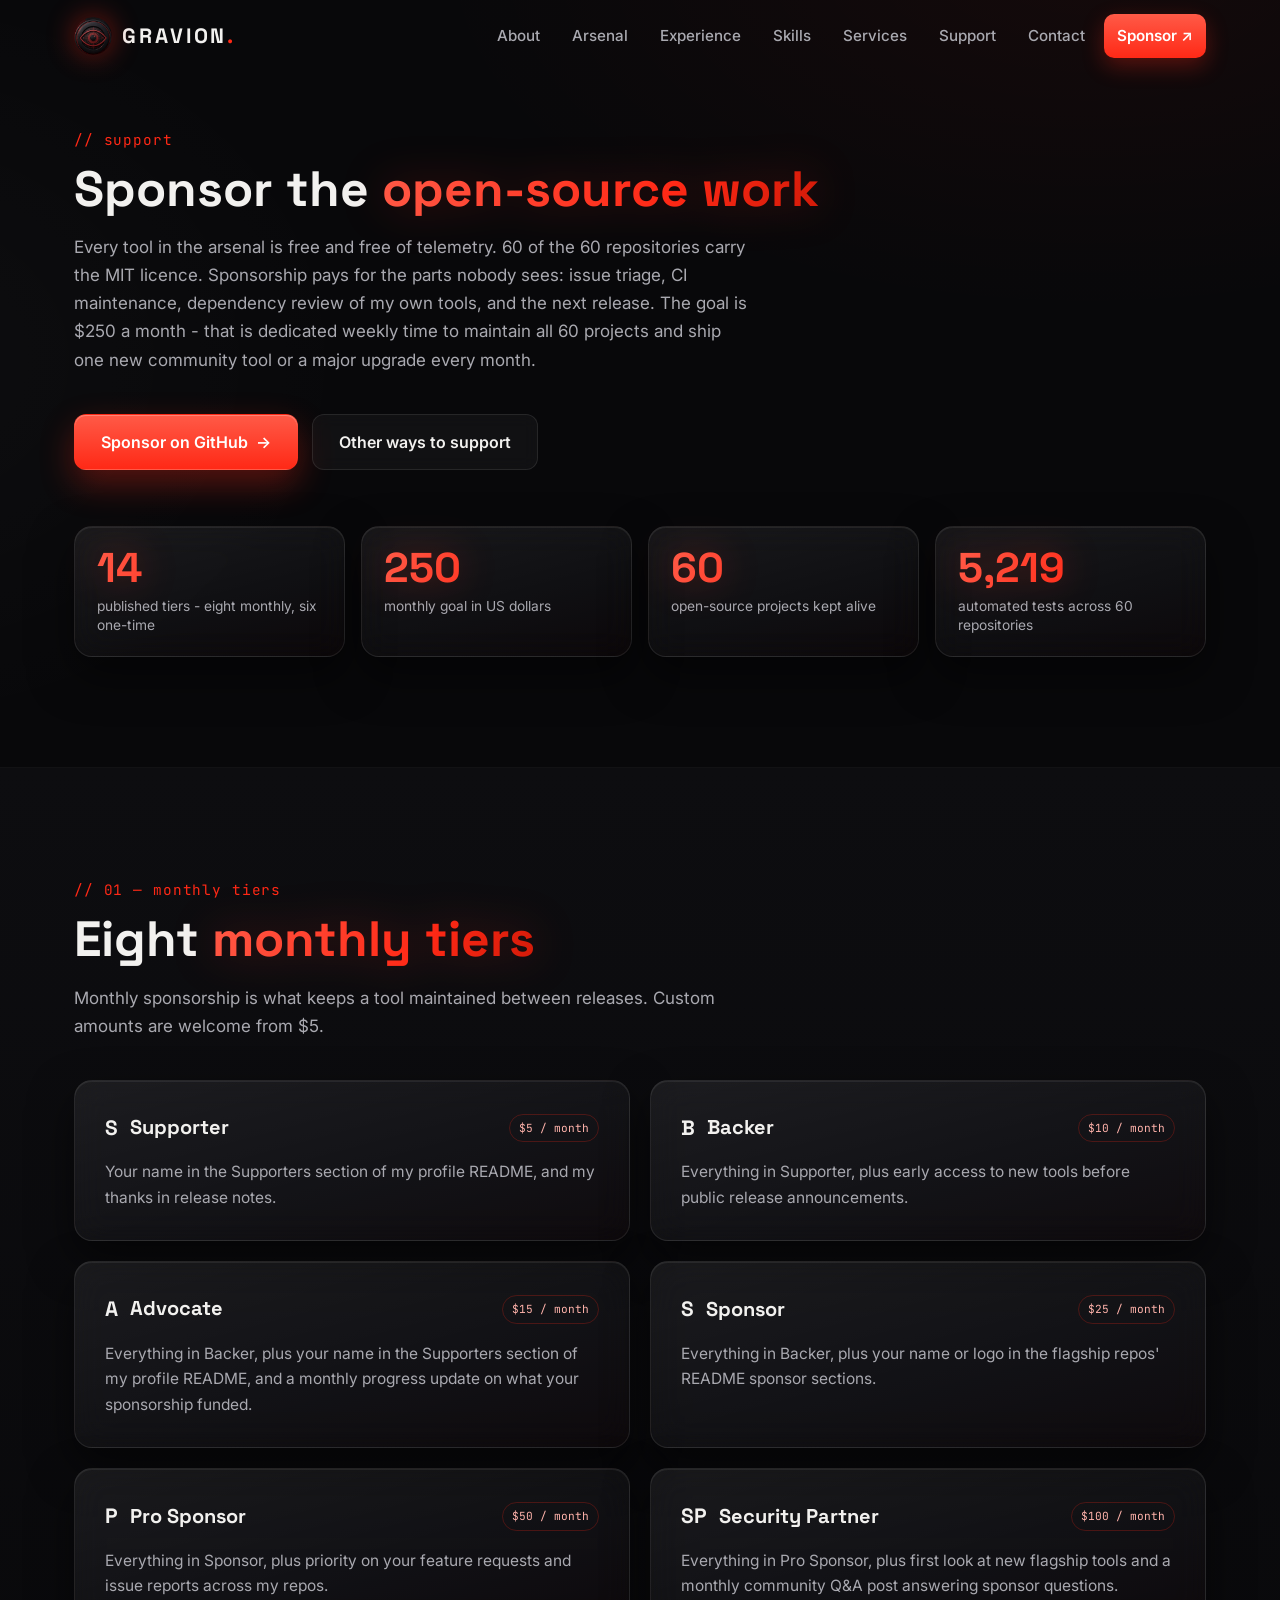
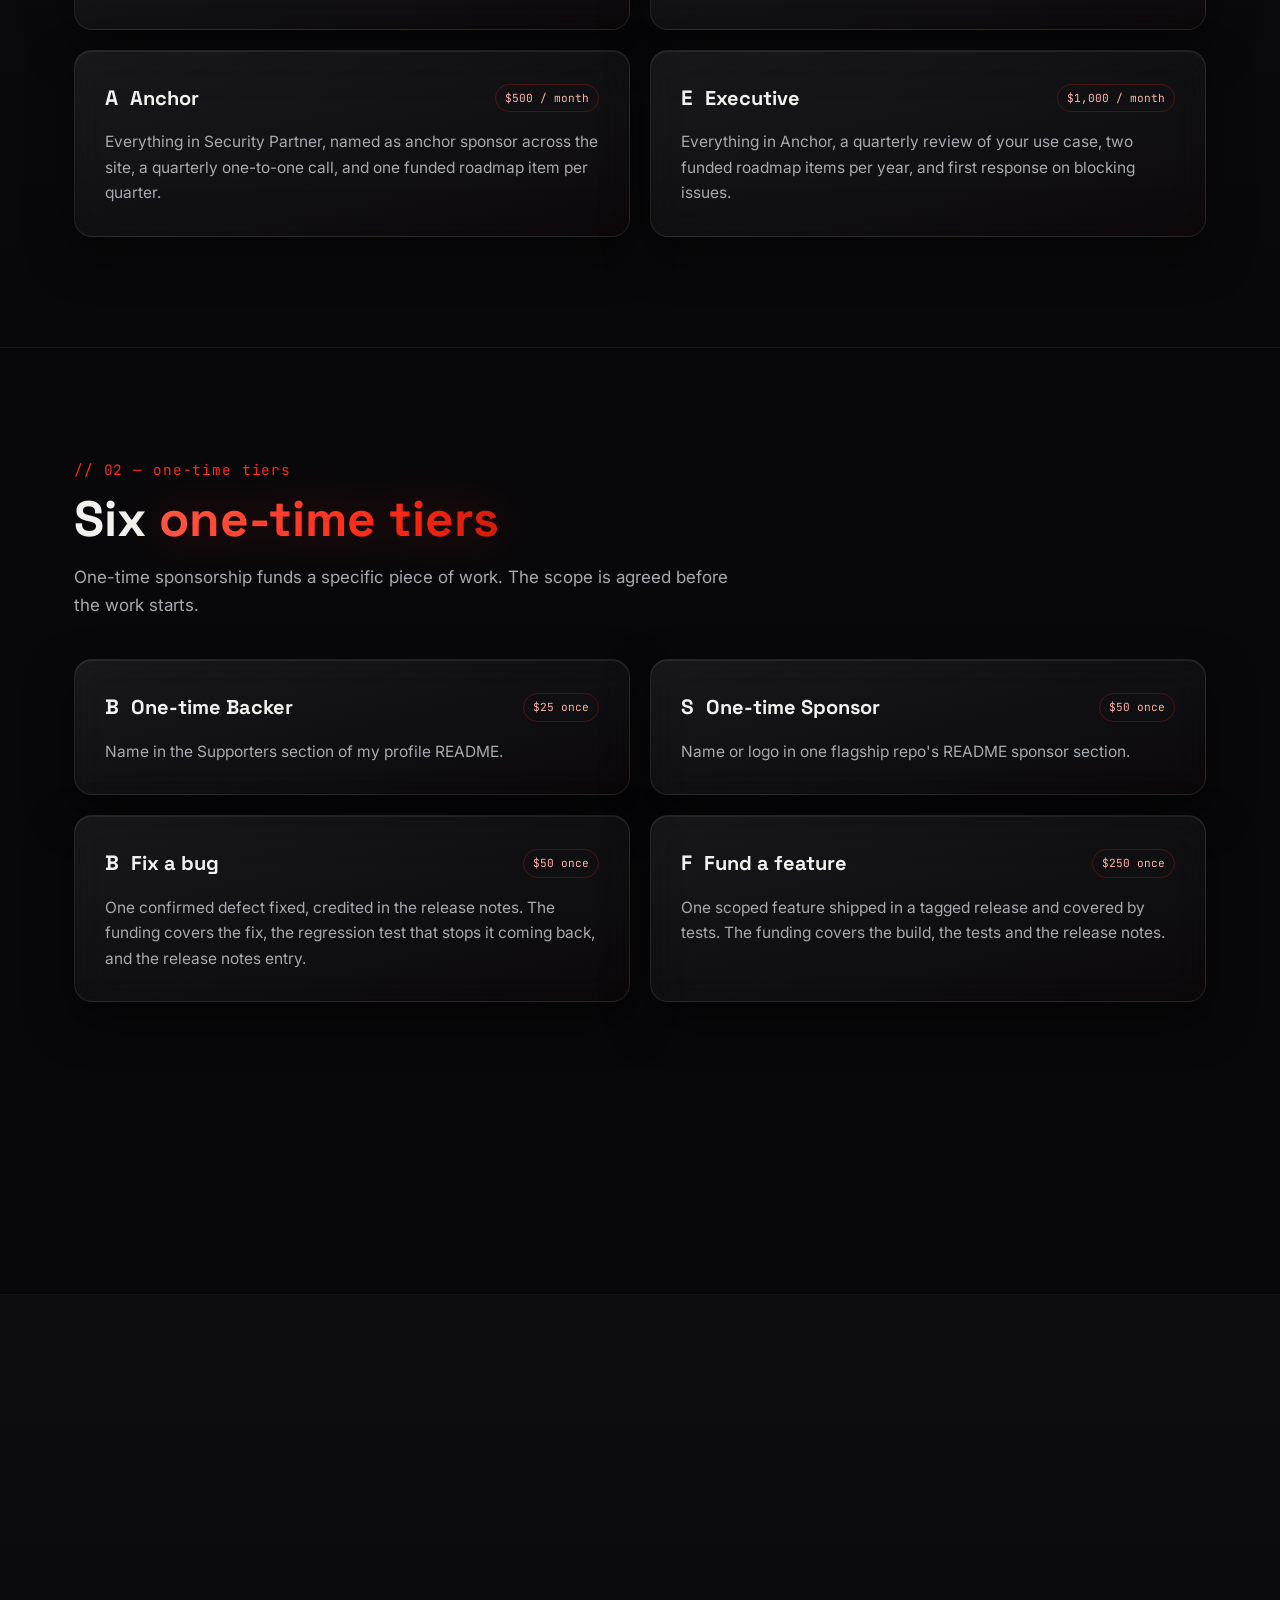
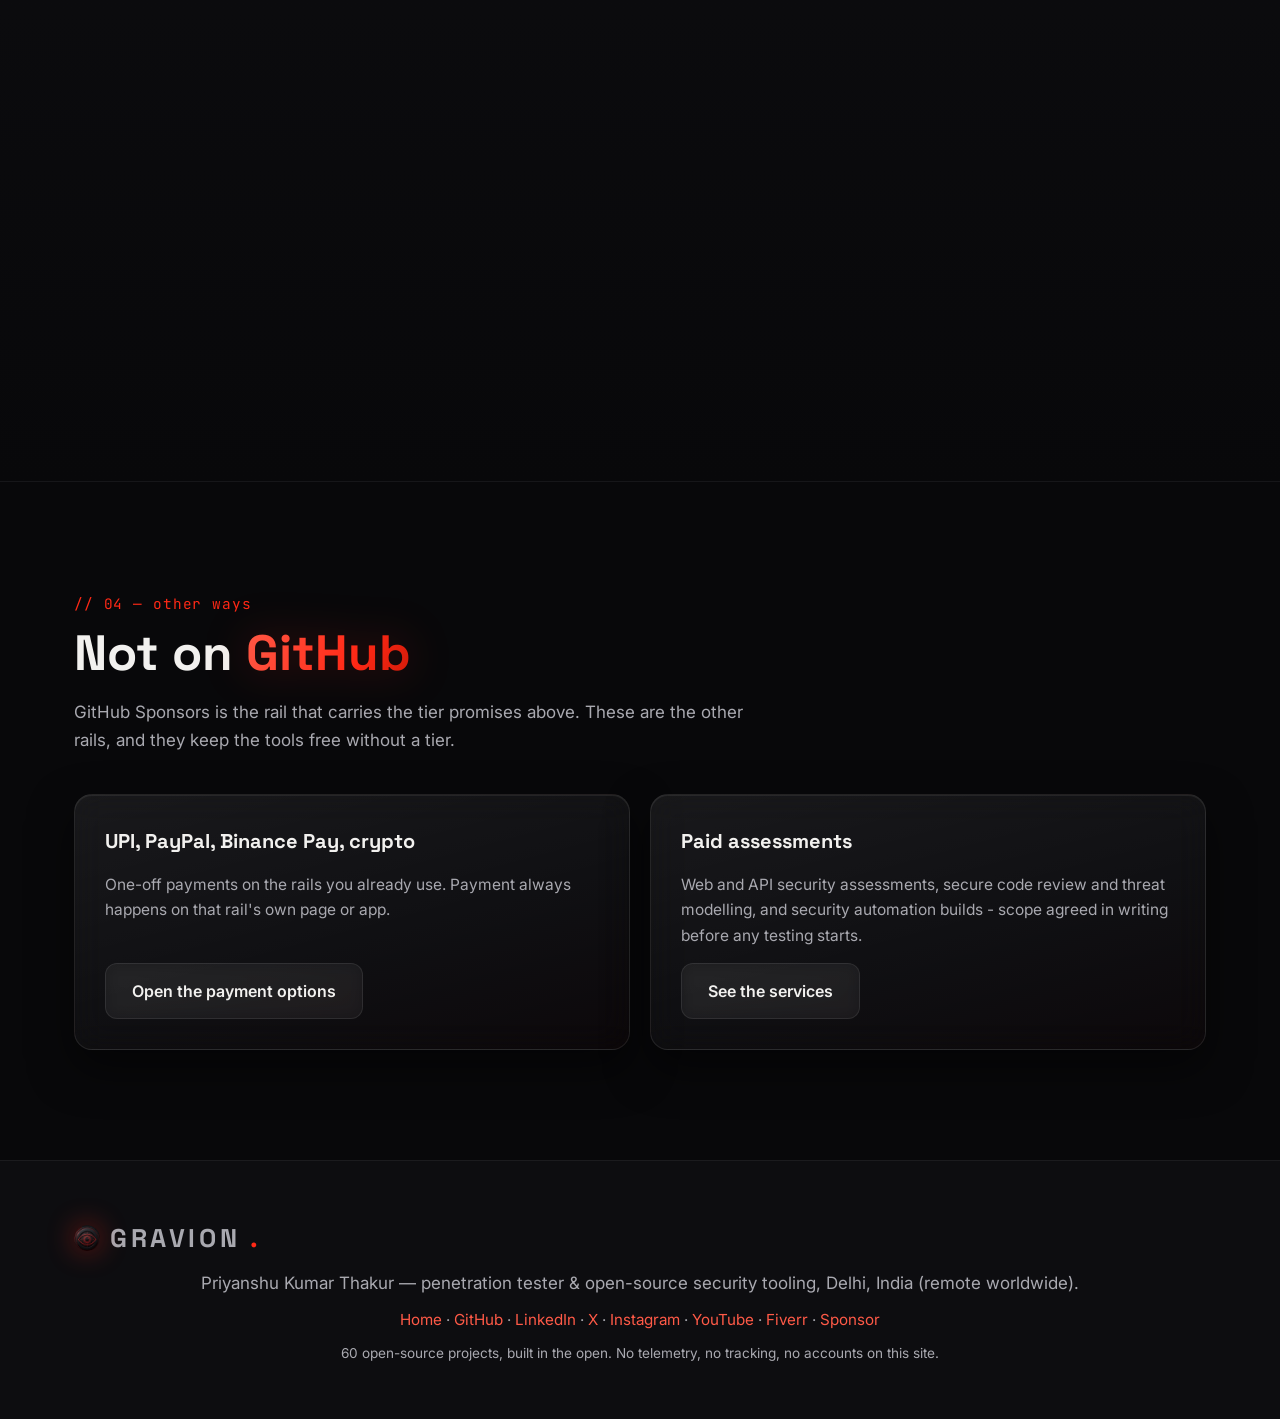
<file: site/support.html>
<!DOCTYPE html>
<html lang="en">
<head>
<meta charset="utf-8">
<meta name="viewport" content="width=device-width, initial-scale=1">
<title>Support the open-source work — GRAVION</title>
<meta name="description" content="Sponsor the open-source projects by Priyanshu Kumar Thakur: eight monthly tiers from $5, six one-time tiers, and a $250 monthly goal. All 60 projects stay free and free of telemetry.">
<meta name="color-scheme" content="dark">
<meta name="theme-color" content="#08080a">
<meta property="og:title" content="Support the open-source work — GRAVION">
<meta property="og:description" content="Eight monthly tiers from $5, six one-time tiers, and a $250 monthly goal. All 60 projects stay free and free of telemetry.">
<meta property="og:type" content="website">
<meta property="og:url" content="https://gravion-ux.github.io/portfolio/support.html">
<link rel="icon" href="favicon.ico?v=eye3" type="image/x-icon" sizes="48x48">
<link rel="icon" href="assets/favicon.png?v=eye3" type="image/png" sizes="512x512">
<link rel="icon" href="assets/favicon-32.png?v=eye3" type="image/png" sizes="32x32">
<link rel="apple-touch-icon" href="assets/apple-touch-icon.png?v=eye3">
<link rel="preconnect" href="https://fonts.googleapis.com">
<link rel="preconnect" href="https://fonts.gstatic.com" crossorigin>
<link href="https://fonts.googleapis.com/css2?family=Space+Grotesk:wght@500;600;700&family=Inter:wght@400;500;600&family=JetBrains+Mono:wght@400;600&display=swap" rel="stylesheet">
<link rel="stylesheet" href="assets/style.css">
</head>
<body class="support-page">
<a class="skip-link" href="#main">Skip to content</a>
<div class="scroll-progress" id="scrollProgress" aria-hidden="true"></div>

<!-- ======================= NAV ======================= -->
<header class="site-header" id="siteHeader">
  <div class="wrap nav-wrap">
    <a class="brand" href="index.html" aria-label="Gravion — home">
      <img class="brand-mark" src="assets/logo-eye.png" alt="" width="38" height="38">
      <span class="brand-text">GRAVION<span class="brand-dot">.</span></span>
    </a>
    <button class="nav-toggle" id="navToggle" aria-expanded="false" aria-controls="primaryNav" aria-label="Toggle navigation">
      <span></span><span></span><span></span>
    </button>
    <nav class="primary" id="primaryNav" aria-label="Primary">
      <ul>
        <li><a href="index.html#about">About</a></li>
        <li><a href="index.html#arsenal">Arsenal</a></li>
        <li><a href="index.html#experience">Experience</a></li>
        <li><a href="index.html#skills">Skills</a></li>
        <li><a href="index.html#services">Services</a></li>
        <li><a href="index.html#support">Support</a></li>
        <li><a href="index.html#contact">Contact</a></li>
        <li><a class="nav-cta" href="https://github.com/sponsors/gravion-ux" rel="noopener noreferrer">Sponsor ↗</a></li>
      </ul>
    </nav>
  </div>
</header>

<main id="main">
<section class="section" id="top">
  <div class="wrap">
    <p class="section-tag reveal">// support</p>
    <h1 class="section-title reveal">Sponsor the <span class="accent">open-source work</span></h1>
    <p class="section-lede reveal">Every tool in the arsenal is free and free of telemetry. 60 of the 60 repositories carry the MIT licence. Sponsorship pays for the parts nobody sees: issue triage, CI maintenance, dependency review of my own tools, and the next release. The goal is $250 a month - that is dedicated weekly time to maintain all 60 projects and ship one new community tool or a major upgrade every month.</p>
    <div class="cta-row reveal">
      <a class="btn btn-primary" href="https://github.com/sponsors/gravion-ux" rel="noopener noreferrer">Sponsor on GitHub <span aria-hidden="true">→</span></a>
      <a class="btn btn-ghost" href="index.html#support">Other ways to support</a>
    </div>
    <ul class="stats reveal" aria-label="Sponsorship facts">
      <li class="stat glass"><span class="stat-value"><span class="count" data-count="14">0</span></span><span class="stat-label">published tiers - eight monthly, six one-time</span></li>
      <li class="stat glass"><span class="stat-value"><span class="count" data-count="250">0</span></span><span class="stat-label">monthly goal in US dollars</span></li>
      <li class="stat glass"><span class="stat-value"><span class="count" data-count="60">0</span></span><span class="stat-label">open-source projects kept alive</span></li>
      <li class="stat glass"><span class="stat-value"><span class="count" data-count="5219">0</span></span><span class="stat-label">automated tests across 60 repositories</span></li>
    </ul>
  </div>
</section>

<section class="section section-alt" id="monthly">
  <div class="wrap">
    <p class="section-tag reveal">// 01 — monthly tiers</p>
    <h2 class="section-title reveal">Eight <span class="accent">monthly tiers</span></h2>
    <p class="section-lede reveal">Monthly sponsorship is what keeps a tool maintained between releases. Custom amounts are welcome from $5.</p>
    <div class="support-grid">
      <article class="pay-card glass reveal"><div class="pay-head"><span class="pay-letter">S</span><h3>Supporter</h3><span class="pay-badge">$5 / month</span></div><p>Your name in the Supporters section of my profile README, and my thanks in release notes.</p></article>
      <article class="pay-card glass reveal"><div class="pay-head"><span class="pay-letter">B</span><h3>Backer</h3><span class="pay-badge">$10 / month</span></div><p>Everything in Supporter, plus early access to new tools before public release announcements.</p></article>
      <article class="pay-card glass reveal"><div class="pay-head"><span class="pay-letter">A</span><h3>Advocate</h3><span class="pay-badge">$15 / month</span></div><p>Everything in Backer, plus your name in the Supporters section of my profile README, and a monthly progress update on what your sponsorship funded.</p></article>
      <article class="pay-card glass reveal"><div class="pay-head"><span class="pay-letter">S</span><h3>Sponsor</h3><span class="pay-badge">$25 / month</span></div><p>Everything in Backer, plus your name or logo in the flagship repos' README sponsor sections.</p></article>
      <article class="pay-card glass reveal"><div class="pay-head"><span class="pay-letter">P</span><h3>Pro Sponsor</h3><span class="pay-badge">$50 / month</span></div><p>Everything in Sponsor, plus priority on your feature requests and issue reports across my repos.</p></article>
      <article class="pay-card glass reveal"><div class="pay-head"><span class="pay-letter">SP</span><h3>Security Partner</h3><span class="pay-badge">$100 / month</span></div><p>Everything in Pro Sponsor, plus first look at new flagship tools and a monthly community Q&amp;A post answering sponsor questions.</p></article>
      <article class="pay-card glass reveal"><div class="pay-head"><span class="pay-letter">A</span><h3>Anchor</h3><span class="pay-badge">$500 / month</span></div><p>Everything in Security Partner, named as anchor sponsor across the site, a quarterly one-to-one call, and one funded roadmap item per quarter.</p></article>
      <article class="pay-card glass reveal"><div class="pay-head"><span class="pay-letter">E</span><h3>Executive</h3><span class="pay-badge">$1,000 / month</span></div><p>Everything in Anchor, a quarterly review of your use case, two funded roadmap items per year, and first response on blocking issues.</p></article>
    </div>
  </div>
</section>

<section class="section" id="one-time">
  <div class="wrap">
    <p class="section-tag reveal">// 02 — one-time tiers</p>
    <h2 class="section-title reveal">Six <span class="accent">one-time tiers</span></h2>
    <p class="section-lede reveal">One-time sponsorship funds a specific piece of work. The scope is agreed before the work starts.</p>
    <div class="support-grid">
      <article class="pay-card glass reveal"><div class="pay-head"><span class="pay-letter">B</span><h3>One-time Backer</h3><span class="pay-badge">$25 once</span></div><p>Name in the Supporters section of my profile README.</p></article>
      <article class="pay-card glass reveal"><div class="pay-head"><span class="pay-letter">S</span><h3>One-time Sponsor</h3><span class="pay-badge">$50 once</span></div><p>Name or logo in one flagship repo's README sponsor section.</p></article>
      <article class="pay-card glass reveal"><div class="pay-head"><span class="pay-letter">B</span><h3>Fix a bug</h3><span class="pay-badge">$50 once</span></div><p>One confirmed defect fixed, credited in the release notes. The funding covers the fix, the regression test that stops it coming back, and the release notes entry.</p></article>
      <article class="pay-card glass reveal"><div class="pay-head"><span class="pay-letter">F</span><h3>Fund a feature</h3><span class="pay-badge">$250 once</span></div><p>One scoped feature shipped in a tagged release and covered by tests. The funding covers the build, the tests and the release notes.</p></article>
      <article class="pay-card glass reveal"><div class="pay-head"><span class="pay-letter">R</span><h3>Fund a release</h3><span class="pay-badge">$1,000 once</span></div><p>A full release cycle for one flagship tool: version bump, changelog, release notes, and CI green on the release commit.</p></article>
      <article class="pay-card glass reveal"><div class="pay-head"><span class="pay-letter">Q</span><h3>Fund a roadmap quarter</h3><span class="pay-badge">$2,500 once</span></div><p>One quarter of work on one flagship tool, scope agreed in advance, with progress shared at the end of the quarter.</p></article>
    </div>
  </div>
</section>

<section class="section section-alt" id="supporters">
  <div class="wrap">
    <p class="section-tag reveal">// 03 — current sponsors</p>
    <h2 class="section-title reveal">The <span class="accent">supporters</span></h2>
    <p class="support-note reveal">No sponsors yet - the profile is at 0% of its $250 monthly goal, and the first sponsor is still open. Sponsors are listed here by tier as soon as they appear.</p>
    <ul class="addr-list reveal">
      <li class="addr-row"><span class="addr-net">$5 Supporter and above, or $25 one-time Backer</span><span class="pay-id-row"><code class="pay-id">Supporters section of the GitHub profile README</code></span></li>
      <li class="addr-row"><span class="addr-net">$25 Sponsor and above, or $50 one-time Sponsor</span><span class="pay-id-row"><code class="pay-id">Sponsor sections of the flagship repository READMEs</code></span></li>
      <li class="addr-row"><span class="addr-net">$500 Anchor and above</span><span class="pay-id-row"><code class="pay-id">This page, named across the site</code></span></li>
    </ul>
    <p class="support-note reveal">Name placement starts at the $5 a month Supporter tier or the $25 one-time Backer tier for the Supporters section of the GitHub profile README, and at the $25 a month Sponsor tier or the $50 one-time Sponsor tier for the flagship repository sponsor sections. Every sponsor gets a public thank-you, and no tier grants access to private code.</p>
  </div>
</section>

<section class="section" id="other">
  <div class="wrap">
    <p class="section-tag reveal">// 04 — other ways</p>
    <h2 class="section-title reveal">Not on <span class="accent">GitHub</span></h2>
    <p class="section-lede reveal">GitHub Sponsors is the rail that carries the tier promises above. These are the other rails, and they keep the tools free without a tier.</p>
    <div class="support-grid">
      <article class="pay-card glass reveal"><div class="pay-head"><h3>UPI, PayPal, Binance Pay, crypto</h3></div><p>One-off payments on the rails you already use. Payment always happens on that rail's own page or app.</p><a class="btn btn-ghost pay-cta" href="index.html#support">Open the payment options</a></article>
      <article class="pay-card glass reveal"><div class="pay-head"><h3>Paid assessments</h3></div><p>Web and API security assessments, secure code review and threat modelling, and security automation builds - scope agreed in writing before any testing starts.</p><a class="btn btn-ghost pay-cta" href="index.html#services">See the services</a></article>
    </div>
  </div>
</section>
</main>

<footer class="site-footer">
  <div class="wrap footer-wrap">
    <p class="footer-brand"><img class="brand-mark brand-mark-sm" src="assets/logo-eye.png" alt="" width="26" height="26"> GRAVION<span class="brand-dot">.</span></p>
    <p>Priyanshu Kumar Thakur — penetration tester &amp; open-source security tooling, Delhi, India (remote worldwide).</p>
    <p class="footer-links">
      <a href="index.html">Home</a> ·
      <a href="https://github.com/gravion-ux" rel="noopener noreferrer">GitHub</a> ·
      <a href="https://www.linkedin.com/in/priyanshukumarthakur" rel="noopener noreferrer">LinkedIn</a> ·
      <a href="https://x.com/_x_priyanshu" rel="noopener noreferrer">X</a> ·
      <a href="https://www.instagram.com/_ogthakur" rel="noopener noreferrer">Instagram</a> ·
      <a href="https://www.youtube.com/@gravion_ux" rel="noopener noreferrer">YouTube</a> ·
      <a href="https://www.fiverr.com/ig_priyanshu" rel="noopener noreferrer">Fiverr</a> ·
      <a href="https://github.com/sponsors/gravion-ux" rel="noopener noreferrer">Sponsor</a>
    </p>
    <p class="footer-fine">60 open-source projects, built in the open. No telemetry, no tracking, no accounts on this site.</p>
  </div>
</footer>

<script src="assets/main.js" defer></script>
</body>
</html>
</file>
<file: site/assets/style.css>
/* ============================================================
   GRAVION — dark 3D portfolio (2026 redesign)
   Palette sampled from the GRAVION logo: near-black, greys,
   one vivid red accent #ff2916. No other hues.
   ============================================================ */
:root{
  --bg:#08080a;
  --bg-2:#0d0d10;
  --panel:rgba(255,255,255,.035);
  --panel-strong:rgba(255,255,255,.07);
  --border:rgba(255,41,22,.24);
  --border-soft:rgba(255,255,255,.09);
  --accent:#ff2916;
  --accent-bright:#ff5a47;
  --accent-soft:#ffb3ab;
  --accent-dim:rgba(255,41,22,.12);
  --accent-glow:rgba(255,41,22,.45);
  --silver:#c9c9cf;
  --text:#f2f1ef;
  --muted:#a9a9b0;
  --muted-2:#7d7d85;
  --font-display:"Space Grotesk","Segoe UI",system-ui,sans-serif;
  --font-body:"Inter","Segoe UI",system-ui,-apple-system,sans-serif;
  --font-mono:"JetBrains Mono","Cascadia Code",Consolas,monospace;
  --radius:18px;
  --wrap:1180px;
  --header-h:72px;
}
*{box-sizing:border-box}
html{scroll-behavior:smooth}
html:focus-within{scroll-behavior:smooth}
body{
  margin:0;color:var(--text);
  font-family:var(--font-body);font-size:17px;line-height:1.65;
  -webkit-font-smoothing:antialiased;overflow-x:hidden;
  background:
    radial-gradient(1100px 600px at 85% -5%,rgba(255,41,22,.05),transparent 60%),
    radial-gradient(900px 700px at -10% 40%,rgba(255,255,255,.025),transparent 55%),
    var(--bg);
  background-attachment:fixed;
}
::selection{background:var(--accent);color:#fff}
a{color:var(--accent-bright);text-decoration:none}
a:hover{text-decoration:underline}
a:focus-visible,button:focus-visible{outline:2px solid var(--accent);outline-offset:3px;border-radius:4px}
img,svg{display:block}
.wrap{max-width:var(--wrap);margin:0 auto;padding:0 24px}

/* slim themed scrollbar */
::-webkit-scrollbar{width:10px}
::-webkit-scrollbar-track{background:var(--bg)}
::-webkit-scrollbar-thumb{background:#26262b;border-radius:6px;border:2px solid var(--bg)}
::-webkit-scrollbar-thumb:hover{background:var(--accent)}
html{scrollbar-width:thin;scrollbar-color:#26262b var(--bg)}

.skip-link{
  position:absolute;left:-9999px;top:0;background:var(--accent);color:#fff;
  padding:10px 18px;font-weight:600;z-index:200;border-radius:0 0 10px 0;
}
.skip-link:focus{left:0}

/* ---------- scroll progress ---------- */
.scroll-progress{
  position:fixed;top:0;left:0;height:3px;width:100%;z-index:120;
  background:linear-gradient(90deg,var(--accent),var(--accent-bright) 55%,var(--silver));
  transform-origin:0 50%;transform:scaleX(0);
  box-shadow:0 0 14px var(--accent-glow);
}

/* ---------- glass + 3D primitives ---------- */
.glass{
  background:linear-gradient(165deg,var(--panel-strong),var(--panel) 55%,rgba(255,41,22,.02));
  border:1px solid var(--border-soft);
  border-radius:var(--radius);
  backdrop-filter:blur(16px) saturate(140%);-webkit-backdrop-filter:blur(16px) saturate(140%);
  box-shadow:0 18px 44px rgba(0,0,0,.5),inset 0 1px 0 rgba(255,255,255,.07);
}
[data-tilt]{position:relative;transform-style:preserve-3d;will-change:transform;transition:transform .35s ease,border-color .3s ease,box-shadow .3s ease}
[data-tilt]:hover{
  border-color:var(--border);
  box-shadow:0 30px 64px rgba(0,0,0,.6),0 0 0 1px rgba(255,41,22,.1),0 0 38px rgba(255,41,22,.09);
}
.tilt-inner{transform:translateZ(24px)}
/* pointer-tracked glare: --mx/--my are set by the tilt handler in main.js */
[data-tilt]:not(.terminal)::before{
  content:"";position:absolute;inset:0;border-radius:inherit;pointer-events:none;z-index:0;
  background:radial-gradient(520px circle at var(--mx,50%) var(--my,50%),rgba(255,41,22,.13),transparent 46%);
  opacity:0;transition:opacity .3s ease;
}
[data-tilt]:not(.terminal):hover::before{opacity:1}

/* ---------- reveal on scroll ---------- */
.reveal{opacity:0;transform:translateY(34px)}
.reveal.in{opacity:1;transform:none;transition:opacity .8s cubic-bezier(.2,.7,.2,1),transform .8s cubic-bezier(.2,.7,.2,1)}
.no-js-anim .reveal{opacity:1;transform:none}

/* ---------- header ---------- */
.site-header{
  position:fixed;inset:0 0 auto 0;height:var(--header-h);z-index:100;
  transition:background .3s ease,border-color .3s ease,backdrop-filter .3s ease;
  border-bottom:1px solid transparent;
}
.site-header.scrolled{
  background:rgba(8,8,10,.72);
  backdrop-filter:blur(18px) saturate(150%);-webkit-backdrop-filter:blur(18px) saturate(150%);
  border-bottom-color:var(--border-soft);
  box-shadow:0 12px 34px rgba(0,0,0,.35);
}
.nav-wrap{height:var(--header-h);display:flex;align-items:center;justify-content:space-between;gap:16px}
.brand{display:flex;align-items:center;gap:10px;color:var(--text)}
.brand:hover{text-decoration:none}
.brand-mark{width:34px;height:34px;filter:drop-shadow(0 0 12px rgba(255,41,22,.4))}
.brand-text{font-family:var(--font-display);font-weight:700;font-size:1.3rem;letter-spacing:.14em}
.brand-dot{color:var(--accent)}
.primary ul{display:flex;align-items:center;gap:6px;list-style:none;margin:0;padding:0}
.primary a{
  color:var(--muted);font-size:.95rem;font-weight:500;padding:9px 13px;border-radius:10px;display:block;
  transition:color .2s ease,background .2s ease;
}
.primary a:hover{color:var(--text);background:rgba(255,255,255,.05);text-decoration:none}
.primary a.active{color:var(--text);background:rgba(255,41,22,.1);box-shadow:inset 0 0 0 1px rgba(255,41,22,.22)}
.primary a.nav-cta{color:#fff;background:linear-gradient(180deg,var(--accent-bright),var(--accent));font-weight:600;box-shadow:0 8px 22px rgba(255,41,22,.3)}
.primary a.nav-cta:hover{background:linear-gradient(180deg,var(--accent-bright),#ff3a28);color:#fff;box-shadow:0 10px 28px rgba(255,41,22,.45)}
.nav-toggle{display:none;background:none;border:1px solid var(--border-soft);border-radius:10px;width:44px;height:44px;cursor:pointer;padding:10px}
.nav-toggle span{display:block;height:2px;background:var(--text);margin:5px 0;border-radius:2px;transition:transform .25s ease,opacity .25s ease}
.nav-toggle[aria-expanded="true"] span:nth-child(1){transform:translateY(7px) rotate(45deg)}
.nav-toggle[aria-expanded="true"] span:nth-child(2){opacity:0}
.nav-toggle[aria-expanded="true"] span:nth-child(3){transform:translateY(-7px) rotate(-45deg)}

/* ---------- hero ---------- */
.hero{
  position:relative;min-height:100svh;display:flex;flex-direction:column;justify-content:center;
  padding:calc(var(--header-h) + 56px) 0 90px;overflow:hidden;isolation:isolate;
  background:
    radial-gradient(900px 480px at 78% 12%,rgba(255,41,22,.1),transparent 60%),
    radial-gradient(700px 420px at 12% 88%,rgba(255,255,255,.04),transparent 60%),
    var(--bg);
}
/* giant outlined watermark word, decorative only */
.hero::after{
  content:"GRAVION";position:absolute;z-index:-1;left:50%;top:54%;
  transform:translate(-50%,-50%);pointer-events:none;user-select:none;
  font-family:var(--font-display);font-weight:700;letter-spacing:.06em;
  font-size:clamp(6rem,19vw,17rem);line-height:1;white-space:nowrap;
  color:transparent;-webkit-text-stroke:1px rgba(255,255,255,.045);
}
#hero-canvas{position:absolute;inset:0;width:100%;height:100%;z-index:-3}
.hero-fallback{
  position:absolute;inset:0;z-index:-4;
  background:
    radial-gradient(800px 500px at 70% 20%,rgba(255,41,22,.13),transparent 65%),
    radial-gradient(600px 400px at 20% 85%,rgba(255,255,255,.05),transparent 60%),
    linear-gradient(rgba(255,255,255,.045) 1px,transparent 1px),
    linear-gradient(90deg,rgba(255,255,255,.045) 1px,transparent 1px);
  background-size:auto,auto,44px 44px,44px 44px;
}
.hero-vignette{position:absolute;inset:0;z-index:-2;background:radial-gradient(ellipse at 50% 42%,transparent 52%,rgba(8,8,10,.78) 100%);pointer-events:none}
.hero-inner{position:relative;z-index:1}
.hero-eyebrow{
  font-family:var(--font-mono);color:var(--silver);font-size:1rem;margin:0 0 14px;
  text-shadow:0 0 18px rgba(255,255,255,.25);
}
.hero-eyebrow .prompt{color:var(--accent)}
.cursor{animation:blink 1.1s steps(1) infinite;color:var(--accent)}
@keyframes blink{50%{opacity:0}}
.hero-name{
  font-family:var(--font-display);font-weight:700;line-height:.98;letter-spacing:-.01em;
  font-size:clamp(2.6rem,7.2vw,5.4rem);margin:0;
  background:linear-gradient(180deg,#ffffff 20%,#d7d7dc 62%,#8f8f97);
  -webkit-background-clip:text;background-clip:text;
  -webkit-text-fill-color:transparent;color:transparent;
  filter:drop-shadow(0 14px 40px rgba(0,0,0,.65));
}
.hero-alias{font-family:var(--font-mono);font-size:clamp(1rem,2.4vw,1.35rem);color:var(--muted);margin:14px 0 0}
.hero-alias .alias{
  color:var(--accent);font-weight:600;letter-spacing:.22em;
  text-shadow:0 0 24px var(--accent-glow);
}
.hero-role{
  font-family:var(--font-display);font-weight:600;font-size:clamp(1.15rem,2.8vw,1.7rem);
  margin:22px 0 0;color:var(--text);
}
.hero-role .sep{color:var(--accent);margin:0 .35em}
.hero-lede{max-width:640px;color:var(--muted);font-size:clamp(1rem,1.6vw,1.13rem);margin:20px 0 0}
.hero-lede strong{color:var(--text)}
.cta-row{display:flex;flex-wrap:wrap;gap:14px;margin-top:32px}
.btn{
  display:inline-flex;align-items:center;gap:8px;padding:14px 26px;border-radius:12px;
  font-weight:600;font-size:1rem;border:1px solid transparent;transition:transform .2s ease,box-shadow .25s ease,background .2s ease;
}
.btn:hover{text-decoration:none;transform:translateY(-2px)}
.btn-primary{
  background:linear-gradient(180deg,var(--accent-bright),var(--accent));color:#fff;
  box-shadow:0 14px 34px rgba(255,41,22,.32),inset 0 1px 0 rgba(255,255,255,.25);
}
.btn-primary:hover{background:linear-gradient(180deg,#ff6a58,#ff3320);box-shadow:0 18px 44px rgba(255,41,22,.45)}
.btn-ghost{background:rgba(255,255,255,.04);color:var(--text);border-color:var(--border-soft);backdrop-filter:blur(8px)}
.btn-ghost:hover{border-color:var(--border);background:rgba(255,255,255,.07)}

.stats{
  list-style:none;display:grid;grid-template-columns:repeat(4,1fr);gap:16px;
  margin:56px 0 0;padding:0;
}
.stat{padding:20px 22px}
.stat-value{
  display:block;font-family:var(--font-display);font-weight:700;
  font-size:clamp(1.9rem,3.4vw,2.6rem);line-height:1;
  background:linear-gradient(120deg,var(--accent-bright),var(--accent) 60%,#c21307);
  -webkit-background-clip:text;background-clip:text;
  -webkit-text-fill-color:transparent;color:transparent;
  filter:drop-shadow(0 0 18px rgba(255,41,22,.3));
}
.stat-label{display:block;margin-top:8px;color:var(--muted);font-size:.86rem;line-height:1.45}
.scroll-hint{
  position:absolute;left:50%;bottom:22px;transform:translateX(-50%);z-index:1;
  color:var(--muted-2);font-family:var(--font-mono);font-size:.72rem;letter-spacing:.3em;text-transform:uppercase;
  display:flex;flex-direction:column;align-items:center;gap:8px;
}
.scroll-hint:hover{color:var(--accent-bright);text-decoration:none}
.scroll-hint-line{width:1px;height:38px;background:linear-gradient(var(--accent),transparent);animation:drip 2.2s ease-in-out infinite}
@keyframes drip{0%{transform:scaleY(.3);transform-origin:top;opacity:.4}50%{transform:scaleY(1);opacity:1}100%{transform:scaleY(.3);transform-origin:top;opacity:.4}}

/* ---------- sections ---------- */
.section{padding:110px 0;position:relative}
.section-alt{background:linear-gradient(180deg,var(--bg-2),var(--bg));border-top:1px solid rgba(255,255,255,.04);border-bottom:1px solid rgba(255,255,255,.04)}
.section-tag{font-family:var(--font-mono);color:var(--accent);font-size:.9rem;margin:0 0 10px;letter-spacing:.06em}
.section-title{font-family:var(--font-display);font-weight:700;font-size:clamp(2rem,4.6vw,3.1rem);line-height:1.08;margin:0 0 18px}
.section-title .accent{
  background:linear-gradient(115deg,var(--accent-bright),var(--accent) 65%,#d11a08);
  -webkit-background-clip:text;background-clip:text;
  -webkit-text-fill-color:transparent;color:transparent;
  filter:drop-shadow(0 0 22px rgba(255,41,22,.28));
}
.section-lede{max-width:680px;color:var(--muted);margin:0 0 40px}
.sub-title{font-family:var(--font-display);font-size:1.5rem;margin:56px 0 20px}

/* ---------- about ---------- */
.about-grid{display:grid;grid-template-columns:1.05fr .95fr;gap:44px;align-items:start;margin-top:26px}
.about-copy p{color:var(--muted);margin:0 0 18px}
.about-copy strong{color:var(--text)}
.method{margin:26px 0 0;padding:0;list-style:none;counter-reset:step}
.method li{
  counter-increment:step;position:relative;padding:10px 0 10px 52px;color:var(--muted);
  border-bottom:1px dashed rgba(255,255,255,.08);
}
.method li:last-child{border-bottom:none}
.method li::before{
  content:counter(step,decimal-leading-zero);position:absolute;left:0;top:8px;
  font-family:var(--font-mono);color:var(--accent-bright);font-size:.95rem;
  border:1px solid var(--border);border-radius:8px;padding:2px 7px;background:var(--accent-dim);
}
.about-side{display:flex;flex-direction:column;gap:22px;min-width:0}
.portrait-card{margin:0;padding:14px;overflow:hidden}
.portrait-card img{
  width:100%;height:290px;object-fit:cover;object-position:center 26%;
  border-radius:12px;border:1px solid var(--border-soft);
  box-shadow:0 14px 34px rgba(0,0,0,.55),0 0 0 1px rgba(255,41,22,.06),0 0 44px rgba(255,41,22,.07);
}
.portrait-card figcaption{
  display:flex;justify-content:space-between;align-items:baseline;gap:10px;flex-wrap:wrap;
  padding:13px 6px 3px;font-family:var(--font-mono);font-size:.82rem;color:var(--muted);
}
.portrait-card figcaption strong{font-family:var(--font-display);color:var(--text);letter-spacing:.05em;font-size:.92rem}
.terminal{padding:0;overflow:hidden;position:sticky;top:calc(var(--header-h) + 20px)}
.terminal-bar{
  display:flex;align-items:center;gap:8px;padding:12px 16px;
  background:rgba(255,255,255,.05);border-bottom:1px solid var(--border-soft);
}
.terminal-bar .dot{width:12px;height:12px;border-radius:50%}
.dot.red{background:#ff2916}.dot.yellow{background:#8e8e96}.dot.green{background:#55555c}
.terminal-title{margin-left:8px;font-family:var(--font-mono);font-size:.8rem;color:var(--muted)}
.terminal-body{
  margin:0;padding:20px 22px 26px;font-family:var(--font-mono);font-size:.86rem;line-height:1.75;
  color:#d9d6d2;white-space:pre-wrap;word-break:break-word;min-height:308px;
}
.terminal-body .t-prompt{color:var(--silver)}
.terminal-body .t-red{color:var(--accent-bright)}
.terminal-body .t-dim{color:var(--muted-2)}

/* ---------- arsenal ---------- */
.flagship-grid{list-style:none;display:grid;grid-template-columns:1fr 1fr;gap:20px;margin:0;padding:0}
.flag-card{padding:30px 30px 26px;position:relative;overflow:hidden}
.flag-card::before{
  content:"";position:absolute;top:0;left:8%;right:8%;height:1px;z-index:1;
  background:linear-gradient(90deg,transparent,rgba(255,41,22,.55),transparent);
  opacity:.55;transition:opacity .3s ease;
}
.flag-card:hover::before{opacity:1}
.flag-card::after{
  content:"";position:absolute;inset:auto -30% -55% auto;width:280px;height:280px;border-radius:50%;
  background:radial-gradient(circle,rgba(255,41,22,.15),transparent 65%);pointer-events:none;
}
.flag-head{display:flex;justify-content:space-between;align-items:center;gap:12px;margin-bottom:16px;position:relative;z-index:1}
.flag-tag{
  font-family:var(--font-mono);font-size:.74rem;letter-spacing:.08em;text-transform:uppercase;
  color:var(--accent-bright);border:1px solid var(--border);background:var(--accent-dim);
  padding:5px 11px;border-radius:999px;
}
.flag-tag.red{color:var(--silver);border-color:rgba(255,255,255,.22);background:rgba(255,255,255,.06)}
.flag-tests{font-family:var(--font-mono);font-size:.8rem;color:var(--muted)}
.flag-card h3{font-family:var(--font-display);font-size:1.65rem;margin:0 0 10px;position:relative;z-index:1}
.flag-card h3 a{color:var(--text)}
.flag-card h3 a:hover{color:var(--accent-bright);text-decoration:none}
.flag-card p{color:var(--muted);margin:0 0 18px;position:relative;z-index:1}
.flag-link{font-family:var(--font-mono);font-size:.85rem;word-break:break-all;position:relative;z-index:1}
.profile-links{list-style:none;display:flex;flex-wrap:wrap;gap:16px;margin:0;padding:0}
.profile-links a{display:inline-block;font-family:var(--font-display);font-size:1.35rem;color:var(--text);border:1px solid var(--border);border-radius:14px;padding:18px 28px;background:var(--panel)}
.profile-links a:hover{color:var(--accent-bright);border-color:var(--accent);text-decoration:none}
.mini-grid{list-style:none;display:grid;grid-template-columns:repeat(3,1fr);gap:16px;margin:0;padding:0}
.mini-card{padding:22px 24px}
.mini-card h4{font-family:var(--font-display);font-size:1.12rem;margin:0 0 8px}
.mini-card h4 a{color:var(--text)}
.mini-card h4 a:hover{color:var(--accent-bright);text-decoration:none}
.mini-card p{color:var(--muted);font-size:.93rem;margin:0 0 12px}
.mini-meta{font-family:var(--font-mono);font-size:.78rem;color:var(--muted-2)}
.mini-more{border-color:var(--border);background:linear-gradient(160deg,rgba(255,41,22,.1),rgba(255,41,22,.02))}

/* ---------- experience timeline ---------- */
.timeline{list-style:none;margin:36px 0 0;padding:0;position:relative}
.timeline::before{
  content:"";position:absolute;left:11px;top:6px;bottom:6px;width:2px;
  background:linear-gradient(180deg,var(--accent),rgba(255,41,22,.3) 55%,rgba(255,255,255,.14));
  border-radius:2px;
}
.tl-item{position:relative;padding:0 0 26px 52px}
.tl-item:last-child{padding-bottom:0}
.tl-marker{
  position:absolute;left:3px;top:26px;width:18px;height:18px;border-radius:50%;
  background:var(--bg);border:2px solid var(--accent);
  box-shadow:0 0 0 5px rgba(255,41,22,.12),0 0 18px var(--accent-glow);
}
.tl-card{padding:26px 30px}
.tl-date{font-family:var(--font-mono);font-size:.84rem;color:var(--accent-bright);margin:0 0 6px;letter-spacing:.03em}
.tl-card h3{font-family:var(--font-display);font-size:1.35rem;margin:0}
.tl-org{color:var(--text);font-weight:600;margin:4px 0 10px}
.tl-card p{color:var(--muted);margin:0}

/* ---------- skills ---------- */
.skills-grid{display:grid;grid-template-columns:1fr 1fr;gap:20px}
.skill-card{padding:28px 30px}
.skill-card h3{font-family:var(--font-display);font-size:1.3rem;margin:0 0 18px;color:var(--text)}
.chips{list-style:none;display:flex;flex-wrap:wrap;gap:9px;margin:0;padding:0}
.chips li{
  font-size:.88rem;font-weight:500;color:var(--text);
  background:rgba(255,255,255,.05);border:1px solid var(--border-soft);
  padding:7px 14px;border-radius:999px;transition:border-color .2s ease,background .2s ease,transform .2s ease;
}
.chips li:hover{border-color:var(--border);background:var(--accent-dim);transform:translateY(-2px)}

/* ---------- services ---------- */
.services-grid{display:grid;grid-template-columns:repeat(3,1fr);gap:20px}
.service-card{padding:30px;display:flex;flex-direction:column}
.service-price{
  font-family:var(--font-mono);color:var(--accent-bright);font-size:1.05rem;font-weight:600;margin:0 0 12px;
  text-shadow:0 0 16px rgba(255,41,22,.35);
}
.service-card h3{font-family:var(--font-display);font-size:1.3rem;margin:0 0 12px;line-height:1.3}
.service-card p{color:var(--muted);margin:0 0 14px;font-size:.97rem}
.service-deliverable{margin-top:auto !important;padding-top:14px;border-top:1px dashed rgba(255,255,255,.12);font-size:.9rem !important}
.services-note{color:var(--muted);margin-top:30px;max-width:760px}

/* ---------- support / buy me a coffee ---------- */
.support-grid{display:grid;grid-template-columns:repeat(2,1fr);gap:20px}
.pay-card{padding:30px;display:flex;flex-direction:column;gap:14px}
.pay-head{display:flex;align-items:center;gap:12px}
.pay-ico{
  width:42px;height:42px;flex:none;display:grid;place-items:center;border-radius:12px;
  background:var(--accent-dim);border:1px solid var(--border);color:var(--accent-bright);
}
.pay-letter{font-family:var(--font-display);font-weight:700;font-size:1.3rem}
.pay-head h3{font-family:var(--font-display);font-size:1.25rem;margin:0}
.pay-badge{
  margin-left:auto;font-family:var(--font-mono);font-size:.7rem;color:var(--accent-soft);
  border:1px solid var(--border);padding:4px 9px;border-radius:999px;white-space:nowrap;
}
.pay-card p{color:var(--muted);margin:0;font-size:.97rem}
.pay-cta{align-self:flex-start;margin-top:auto}
.pay-id-row{display:flex;gap:10px;align-items:stretch;margin-top:auto}
.pay-id{
  flex:1;display:flex;align-items:center;font-family:var(--font-mono);font-size:.92rem;color:var(--text);
  background:rgba(0,0,0,.35);border:1px solid var(--border-soft);border-radius:10px;
  padding:11px 13px;overflow-wrap:anywhere;
}
.copy-btn{
  flex:none;font:inherit;font-size:.85rem;font-weight:600;color:#fff;background:var(--accent);
  border:0;border-radius:10px;padding:0 18px;cursor:pointer;
  transition:background .2s ease,color .2s ease;
}
.copy-btn:hover{background:var(--accent-bright)}
.copy-btn.copied{background:var(--panel-strong);color:var(--accent-soft)}
.pay-qr{width:148px;height:148px;border-radius:14px;background:#fff;padding:8px}
.addr-list{display:flex;flex-direction:column;gap:14px}
.addr-net{
  display:block;font-family:var(--font-mono);font-size:.72rem;letter-spacing:.05em;
  color:var(--accent-soft);margin-bottom:6px;text-transform:uppercase;
}
.addr-row .pay-id-row{margin-top:0}
.pay-note{font-size:.88rem !important;color:var(--muted-2) !important}
.support-note{margin:28px 0 0;text-align:center;color:var(--muted)}
/* The header is fixed. On a page without the hero, the first block needs the
   same clearance the hero gives itself, or the title sits under the header. */
.support-page > main > .section:first-of-type{padding-top:calc(var(--header-h) + 56px)}
.verify-panel{margin-top:34px;padding:32px}
.verify-panel h3{font-family:var(--font-display);font-size:1.35rem;margin:0 0 10px}
.verify-panel>p{color:var(--muted);margin:0 0 22px;max-width:760px}
.verify-form{display:grid;grid-template-columns:1fr 1fr;gap:16px}
.verify-form label{display:flex;flex-direction:column;gap:7px;font-size:.9rem;color:var(--muted)}
.verify-form input,.verify-form select{
  font:inherit;font-size:.95rem;color:var(--text);background:rgba(0,0,0,.35);
  border:1px solid var(--border-soft);border-radius:10px;padding:11px 13px;width:100%;
}
.verify-form input:focus,.verify-form select:focus{outline:2px solid var(--accent);outline-offset:1px;border-color:var(--accent)}
.vf-wide{grid-column:1/-1}
.verify-actions{display:flex;gap:12px;flex-wrap:wrap;margin-top:4px}

/* ---------- contact ---------- */
.social-grid{list-style:none;display:grid;grid-template-columns:repeat(3,1fr);gap:16px;margin:0 0 26px;padding:0}
.social-card{padding:22px 26px;display:flex;flex-direction:column;gap:3px;color:var(--text)}
.social-card:hover{text-decoration:none;border-color:var(--border)}
.social-name{font-family:var(--font-display);font-weight:600;font-size:1.15rem}
.social-handle{font-family:var(--font-mono);font-size:.85rem;color:var(--accent-bright)}
.enquiry-note{padding:28px 32px}
.enquiry-note h3{font-family:var(--font-display);margin:0 0 10px;font-size:1.25rem}
.enquiry-note p{color:var(--muted);margin:0}
.enquiry-note strong{color:var(--text)}

/* ---------- footer ---------- */
.site-footer{border-top:1px solid rgba(255,255,255,.06);padding:56px 0 44px;background:var(--bg-2)}
.footer-wrap{text-align:center}
.footer-brand{font-family:var(--font-display);font-weight:700;font-size:1.6rem;letter-spacing:.14em;margin:0 0 10px}
.site-footer p{color:var(--muted);margin:0 0 10px}
.footer-links{font-size:.95rem}
.footer-fine{font-size:.85rem;color:var(--muted-2)}

/* ---------- responsive ---------- */
@media (max-width:1020px){
  .stats{grid-template-columns:1fr 1fr}
  .mini-grid{grid-template-columns:1fr 1fr}
  .services-grid{grid-template-columns:1fr}
  .service-card{max-width:640px}
  .support-grid{grid-template-columns:1fr}
  .pay-card{max-width:640px}
}
@media (max-width:820px){
  .about-grid{grid-template-columns:1fr}
  .verify-form{grid-template-columns:1fr}
  .terminal{position:static}
  .flagship-grid,.skills-grid{grid-template-columns:1fr}
  .social-grid{grid-template-columns:1fr 1fr}
  .nav-toggle{display:block}
  .primary{
    position:absolute;top:var(--header-h);left:0;right:0;
    background:rgba(8,8,10,.96);backdrop-filter:blur(18px);
    border-bottom:1px solid var(--border-soft);
    max-height:0;overflow:hidden;transition:max-height .35s ease;
  }
  .primary.open{max-height:420px}
  .primary ul{flex-direction:column;align-items:stretch;padding:14px 24px 20px;gap:2px}
  .primary a{padding:12px 14px}
  .primary a.nav-cta{text-align:center;margin-top:8px}
  .section{padding:76px 0}
}
@media (max-width:520px){
  .portrait-card img{height:230px}
  .stats{grid-template-columns:1fr}
  .mini-grid,.social-grid{grid-template-columns:1fr}
  .hero{padding-top:calc(var(--header-h) + 34px)}
  .hero::after{font-size:5.2rem}
  .scroll-hint{display:none}
  .tl-item{padding-left:40px}
  .tl-card{padding:22px}
  body{font-size:16px}
}

/* ---------- reduced motion ---------- */
@media (prefers-reduced-motion:reduce){
  html{scroll-behavior:auto}
  *,*::before,*::after{animation-duration:.01ms !important;animation-iteration-count:1 !important;transition-duration:.01ms !important}
  .reveal{opacity:1;transform:none}
  [data-tilt]{transform:none !important}
}

/* ---------- support: unified chooser ---------- */
.support-one{padding:32px;max-width:840px;margin:0 auto}
.support-one .so-sub{color:var(--muted);margin:14px 0 6px;font-size:.97rem;max-width:700px}
.so-label{font-family:var(--font-mono);font-size:.78rem;letter-spacing:.08em;text-transform:uppercase;color:var(--accent-soft);margin:24px 0 10px}
.so-methods{display:flex;flex-wrap:wrap;gap:10px}
.so-method{
  display:flex;flex-direction:column;align-items:flex-start;gap:2px;padding:10px 16px;cursor:pointer;
  background:var(--panel);border:1px solid var(--border-soft);border-radius:14px;color:var(--text);
  font-family:var(--font-display);font-size:.98rem;transition:border-color .15s,background .15s;
}
.so-method span{font-family:var(--font-body);font-size:.72rem;color:var(--muted)}
.so-method:hover{border-color:var(--border)}
.so-method.is-active{border-color:var(--accent);background:var(--accent-dim)}
.so-amounts{display:flex;flex-wrap:wrap;gap:10px;align-items:stretch}
.so-amt{
  padding:10px 18px;cursor:pointer;border-radius:999px;color:var(--text);
  background:var(--panel);border:1px solid var(--border-soft);font-family:var(--font-display);font-size:.95rem;
}
.so-amt.is-active{border-color:var(--accent);background:var(--accent-dim)}
#soCustom{
  width:130px;padding:10px 14px;border-radius:999px;color:var(--text);
  background:var(--panel);border:1px solid var(--border-soft);font-size:.95rem;
}
#soCustom:focus{outline:2px solid var(--accent);outline-offset:1px;border-color:var(--accent)}
.so-pane{display:flex;flex-direction:column;gap:14px;align-items:flex-start}
.so-pane p{color:var(--muted);margin:0;font-size:.97rem;max-width:640px}
.so-pane .pay-cta{margin-top:4px}
.so-net-label{display:flex;flex-direction:column;gap:7px;font-size:.9rem;color:var(--muted)}
.so-net-label select{
  padding:11px 13px;border-radius:12px;color:var(--text);max-width:440px;
  background:var(--bg-2);border:1px solid var(--border-soft);font-size:.95rem;
}
.so-verify{margin-top:30px;border-top:1px solid var(--border-soft);padding-top:20px}
.so-verify summary{cursor:pointer;font-family:var(--font-display);font-size:1.1rem;color:var(--text)}
.so-verify summary:hover{color:var(--accent-bright)}
.so-verify-body{padding-top:16px}
.so-verify-body>p{color:var(--muted);margin:0 0 20px;max-width:760px}
@media (max-width:640px){ .support-one{padding:22px} }

/* ---------- support chooser v2: compact modern ---------- */
.support-one{padding:26px 28px;max-width:760px;border-radius:22px}
.support-one .pay-head h3{font-size:1.15rem}
.support-one .so-sub{margin:10px 0 18px;font-size:.93rem}
.so-methods{
  display:flex;gap:4px;padding:5px;border-radius:999px;
  background:rgba(255,255,255,.04);border:1px solid var(--border-soft);
}
.so-method{
  flex:1;align-items:center;text-align:center;padding:9px 6px;border-radius:999px;
  background:transparent;border:1px solid transparent;font-size:.92rem;white-space:nowrap;
}
.so-method.is-active{background:var(--accent);border-color:var(--accent);color:#fff;box-shadow:0 6px 22px var(--accent-glow)}
.so-amounts{margin-top:14px}
.so-amt{padding:8px 16px;font-size:.9rem}
#soCustom{width:110px;padding:8px 13px}
.so-pane{margin-top:18px;padding-top:18px;border-top:1px solid var(--border-soft)}
.so-pane p{font-size:.93rem}
.so-upi-row{display:flex;gap:20px;align-items:center}
.so-upi-row .pay-qr{width:118px;height:118px;border-radius:14px;flex:none}
.so-upi-side{display:flex;flex-direction:column;gap:12px;align-items:flex-start}
.so-upi-side .pay-id-row{margin-top:0}
.so-verify{margin-top:22px;padding-top:16px}
.so-verify summary{font-size:1rem}
@media (max-width:640px){
  .so-methods{flex-wrap:wrap;border-radius:18px}
  .so-method{flex:1 1 30%}
  .so-upi-row{flex-direction:column;align-items:flex-start}
}

/* ---------- support chooser v3: pane visibility + layout fixes ---------- */
.so-pane[hidden]{display:none !important}
.so-methods{background:rgba(0,0,0,.38);border-color:rgba(255,255,255,.14);gap:4px}
.so-upi-row{width:100%}
.so-upi-side{flex:1;min-width:0}
.so-upi-side .pay-id-row{flex-wrap:wrap}

/* ---------- logo polish ---------- */
.brand-mark{width:38px;height:38px;filter:drop-shadow(0 0 14px rgba(255,41,22,.45))}
.brand-mark-sm{width:26px;height:26px;vertical-align:-6px}
.footer-brand{display:flex;align-items:center;gap:10px}

/* ---------- builder pass (draggable ID card) ---------- */
.pass-zone{display:flex;flex-direction:column;align-items:center;margin:6px 0 44px}
.builder-pass{position:relative;width:300px;max-width:88vw;cursor:grab;touch-action:none;user-select:none;-webkit-user-select:none;z-index:5}
.builder-pass.dragging{cursor:grabbing;z-index:60}
.pass-strap{
  width:46px;height:74px;margin:0 auto -16px;position:relative;z-index:1;
  clip-path:polygon(18% 0,82% 0,68% 100%,32% 100%);
  background:
    repeating-linear-gradient(90deg,rgba(255,255,255,.05) 0 2px,transparent 2px 4px),
    repeating-linear-gradient(0deg,rgba(0,0,0,.25) 0 2px,transparent 2px 4px),
    linear-gradient(90deg,#141416,#232329 50%,#141416);
  border:none;
  box-shadow:inset 0 0 0 1px rgba(255,255,255,.05);
}
.pass-strap::before{content:"";position:absolute;left:50%;bottom:9px;transform:translateX(-50%);width:16px;height:20px;border-radius:4px;
  background:linear-gradient(90deg,#8f939c,#e8eaee 45%,#a7abb4 70%,#6f737c);
  box-shadow:0 1px 3px rgba(0,0,0,.6),inset 0 0 0 1px rgba(0,0,0,.25)}
.pass-strap::after{content:"";position:absolute;left:50%;bottom:2px;transform:translateX(-50%);width:30px;height:7px;border-radius:99px;background:#050506;border:1px solid rgba(255,255,255,.14)}
.pass-card{
  position:relative;border-radius:20px;padding:20px 20px 16px;text-align:left;
  background:linear-gradient(165deg,rgba(255,255,255,.08),rgba(255,255,255,.03) 55%,rgba(255,41,22,.05));
  border:1px solid rgba(255,41,22,.35);
  box-shadow:0 24px 54px rgba(0,0,0,.55),0 0 34px rgba(255,41,22,.1),inset 0 1px 0 rgba(255,255,255,.09);
  backdrop-filter:blur(14px) saturate(140%);-webkit-backdrop-filter:blur(14px) saturate(140%);
}
.builder-pass.dragging .pass-card{box-shadow:0 38px 80px rgba(0,0,0,.65),0 0 44px rgba(255,41,22,.22),inset 0 1px 0 rgba(255,255,255,.09)}
.pass-top{display:flex;align-items:center;gap:10px}
.pass-top-text{flex:1;line-height:1.15}
.pass-org{margin:0;font-family:var(--font-display);font-weight:700;letter-spacing:.18em;font-size:.95rem}
.pass-type{margin:0;color:var(--accent-bright);font-family:var(--font-mono);font-size:.66rem;letter-spacing:.3em}
.pass-id{font-family:var(--font-mono);font-size:.7rem;color:var(--muted);border:1px solid var(--border-soft);border-radius:99px;padding:4px 9px}
.pass-photo{width:100%;height:190px;object-fit:cover;object-position:center 26%;border-radius:13px;border:1px solid var(--border-soft);margin-top:14px}
.pass-name{margin:14px 0 0;font-family:var(--font-display);font-weight:700;font-size:1.06rem;letter-spacing:.04em;line-height:1.25}
.pass-role{margin:3px 0 0;color:var(--muted);font-size:.85rem}
.pass-fields{list-style:none;margin:14px 0 0;padding:12px 0 0;border-top:1px dashed rgba(255,255,255,.12);display:grid;grid-template-columns:1fr 1fr;gap:9px 14px}
.pass-fields li{display:flex;flex-direction:column}
.pass-fields span{font-family:var(--font-mono);font-size:.62rem;letter-spacing:.22em;text-transform:uppercase;color:var(--muted-2)}
.pass-fields strong{font-size:.86rem;font-weight:600}
.pass-barcode{height:30px;margin-top:16px;border-radius:6px;background:repeating-linear-gradient(90deg,#e8e6e3 0 2px,transparent 2px 5px,#e8e6e3 5px 6px,transparent 6px 10px,#e8e6e3 10px 13px,transparent 13px 16px,#e8e6e3 16px 17px,transparent 17px 21px);opacity:.85}
.pass-foot{margin:8px 0 0;text-align:center;font-family:var(--font-mono);font-size:.68rem;color:var(--muted-2);letter-spacing:.08em}
.pass-hint{margin:14px 0 0;color:var(--muted-2);font-size:.85rem;text-align:center}

/* ---------- eye logo (img marks) ---------- */
img.brand-mark{border-radius:50%;object-fit:cover}
</file>
